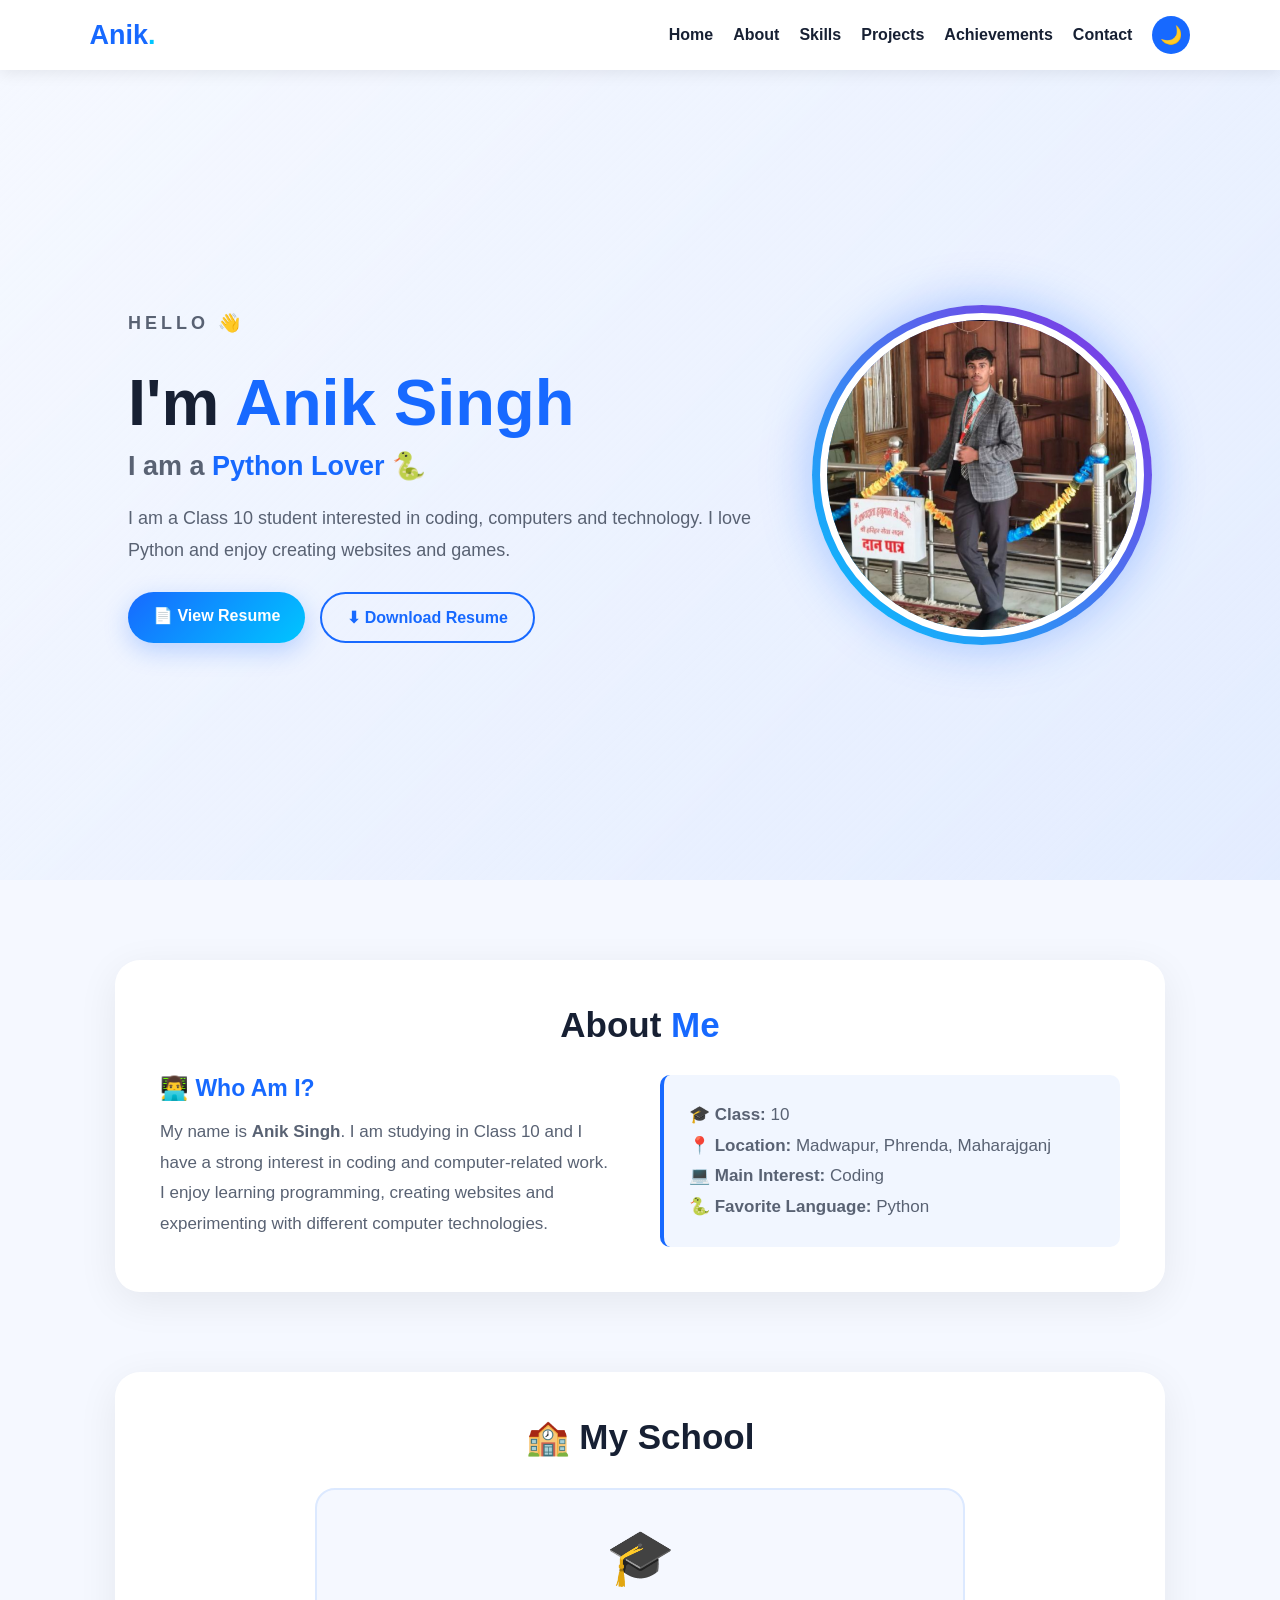
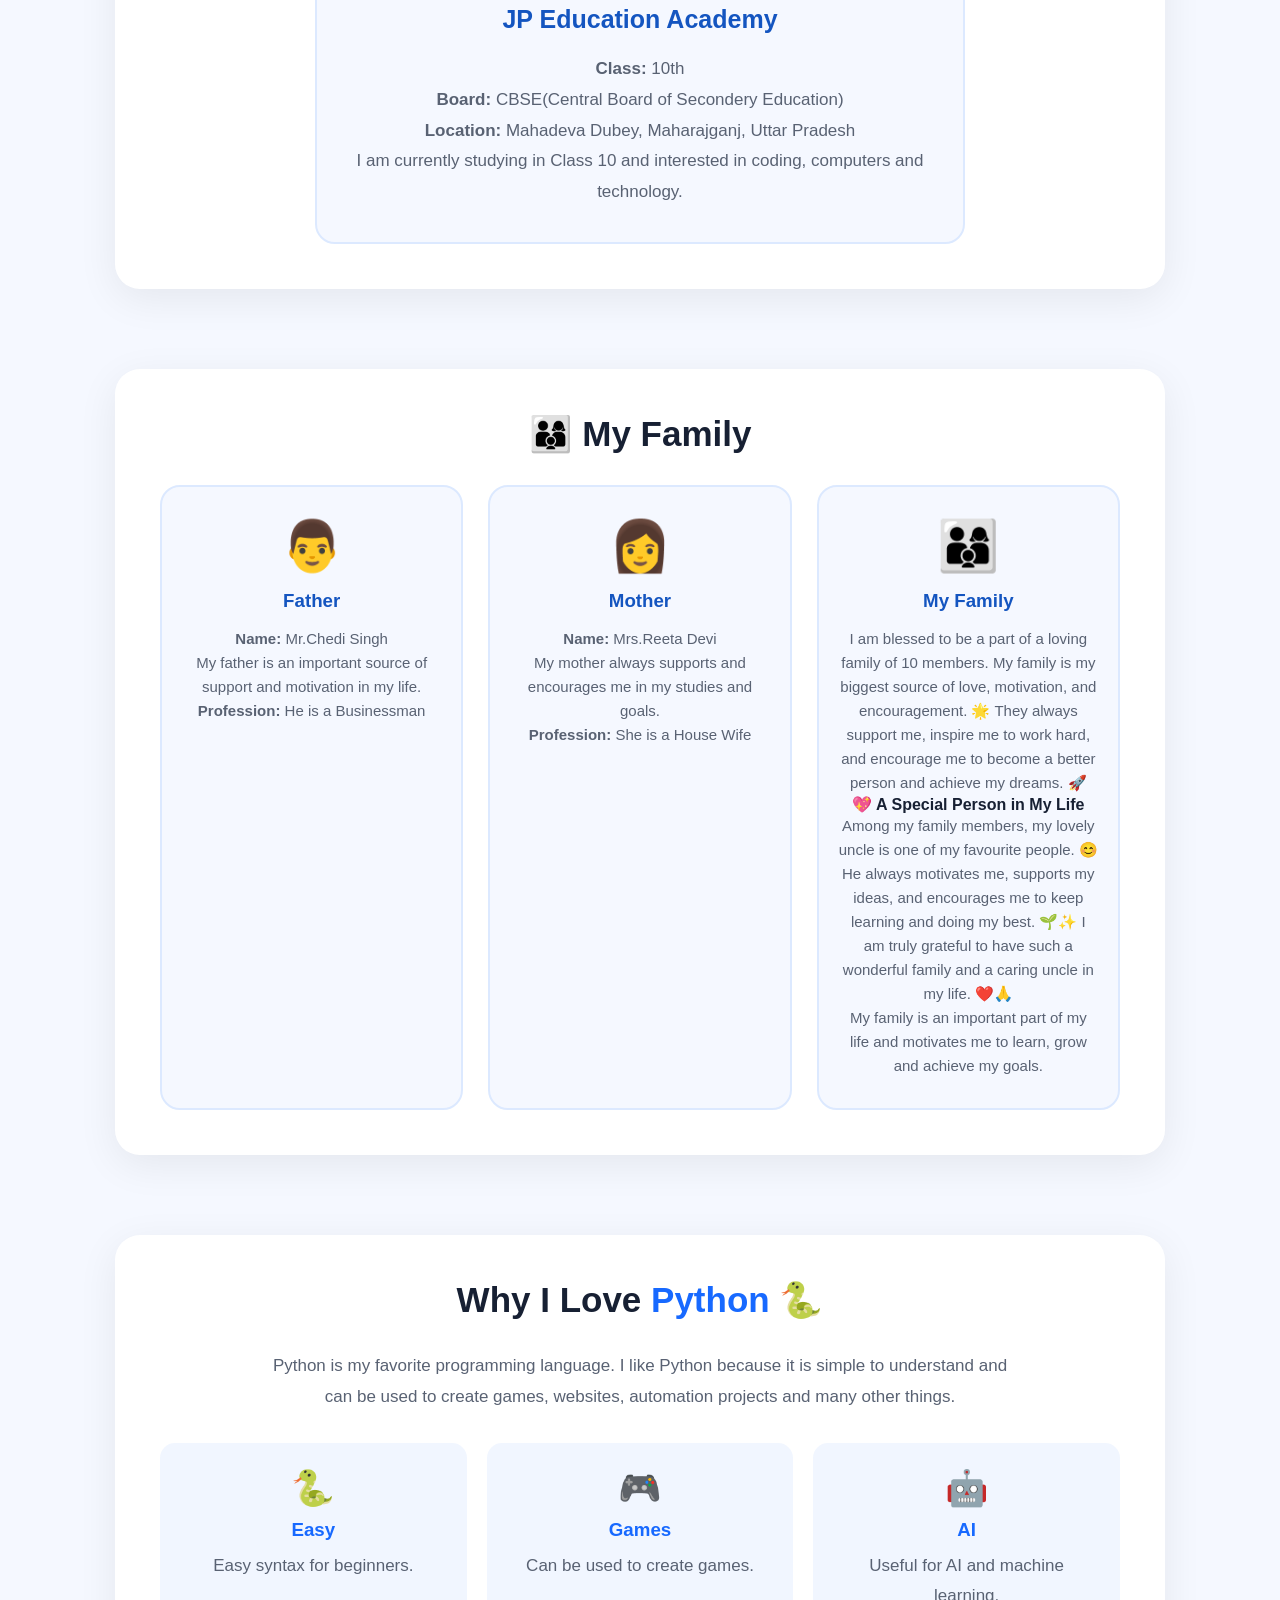
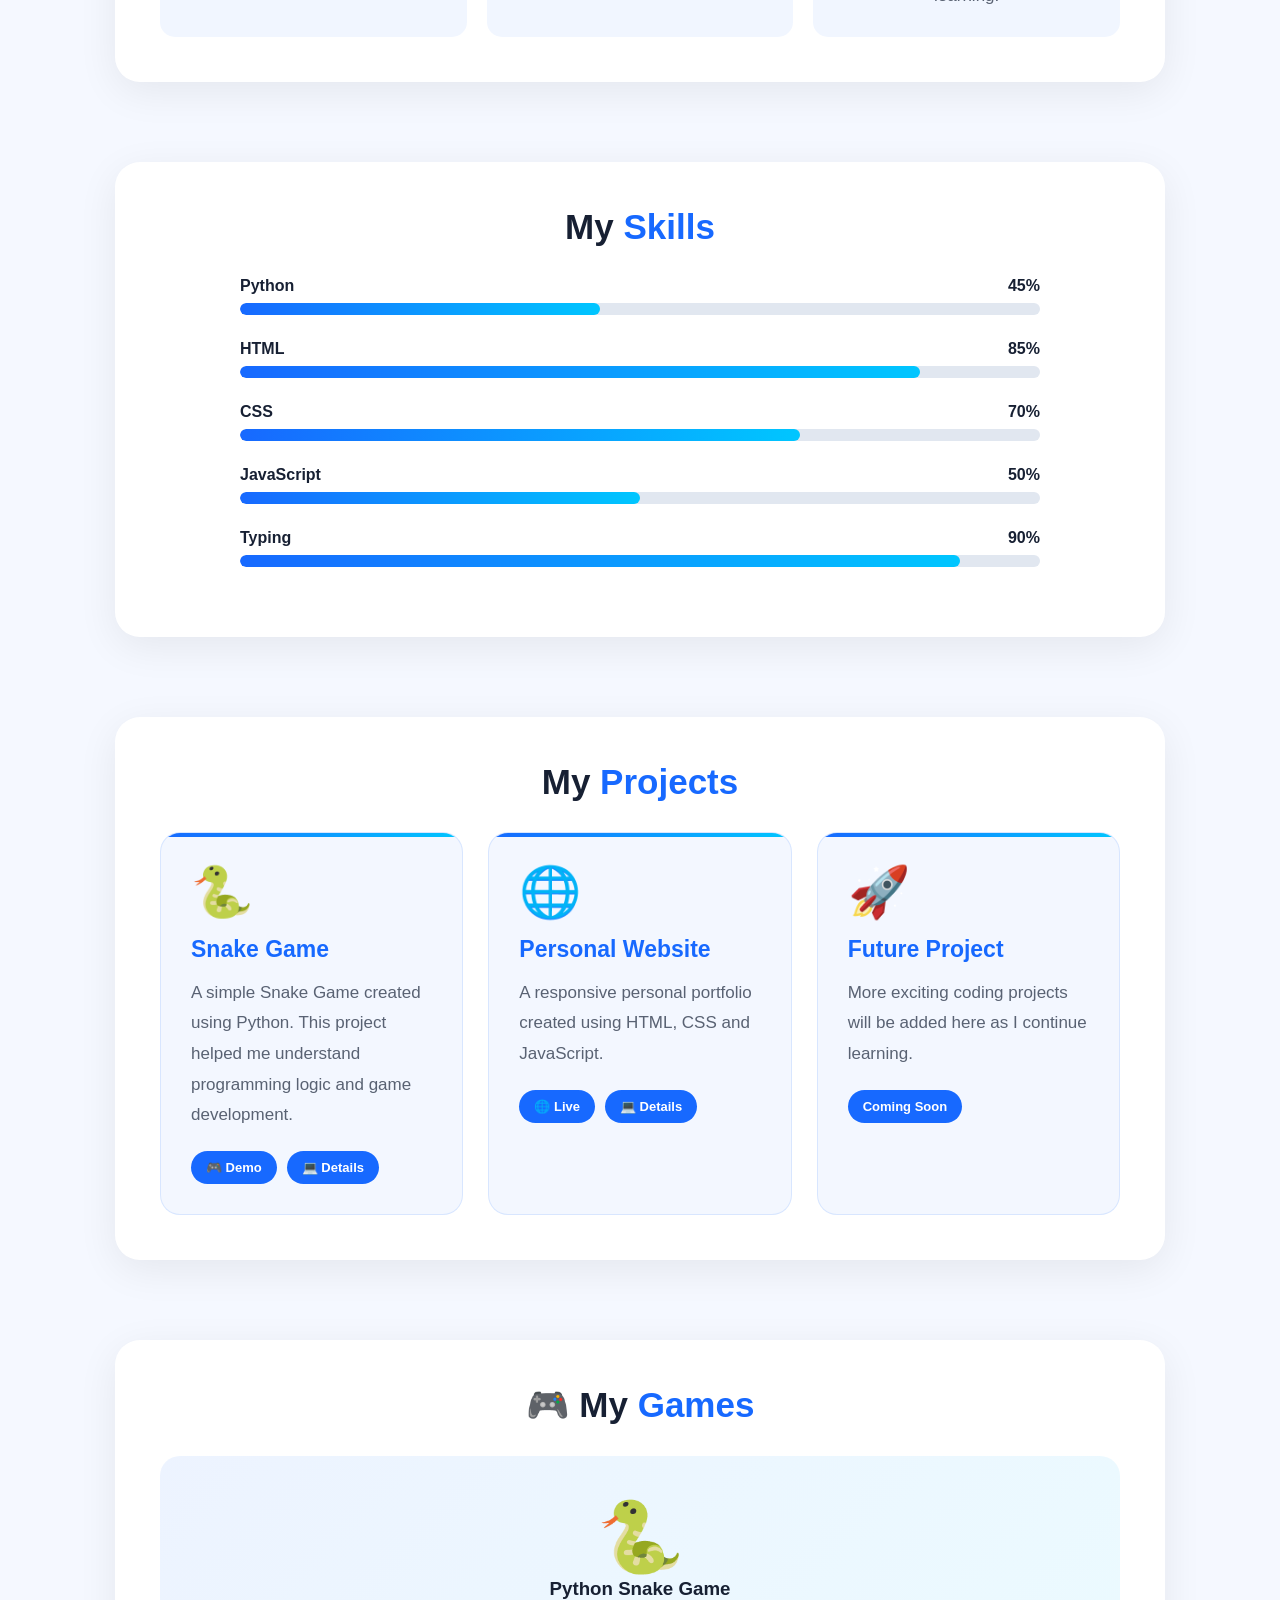
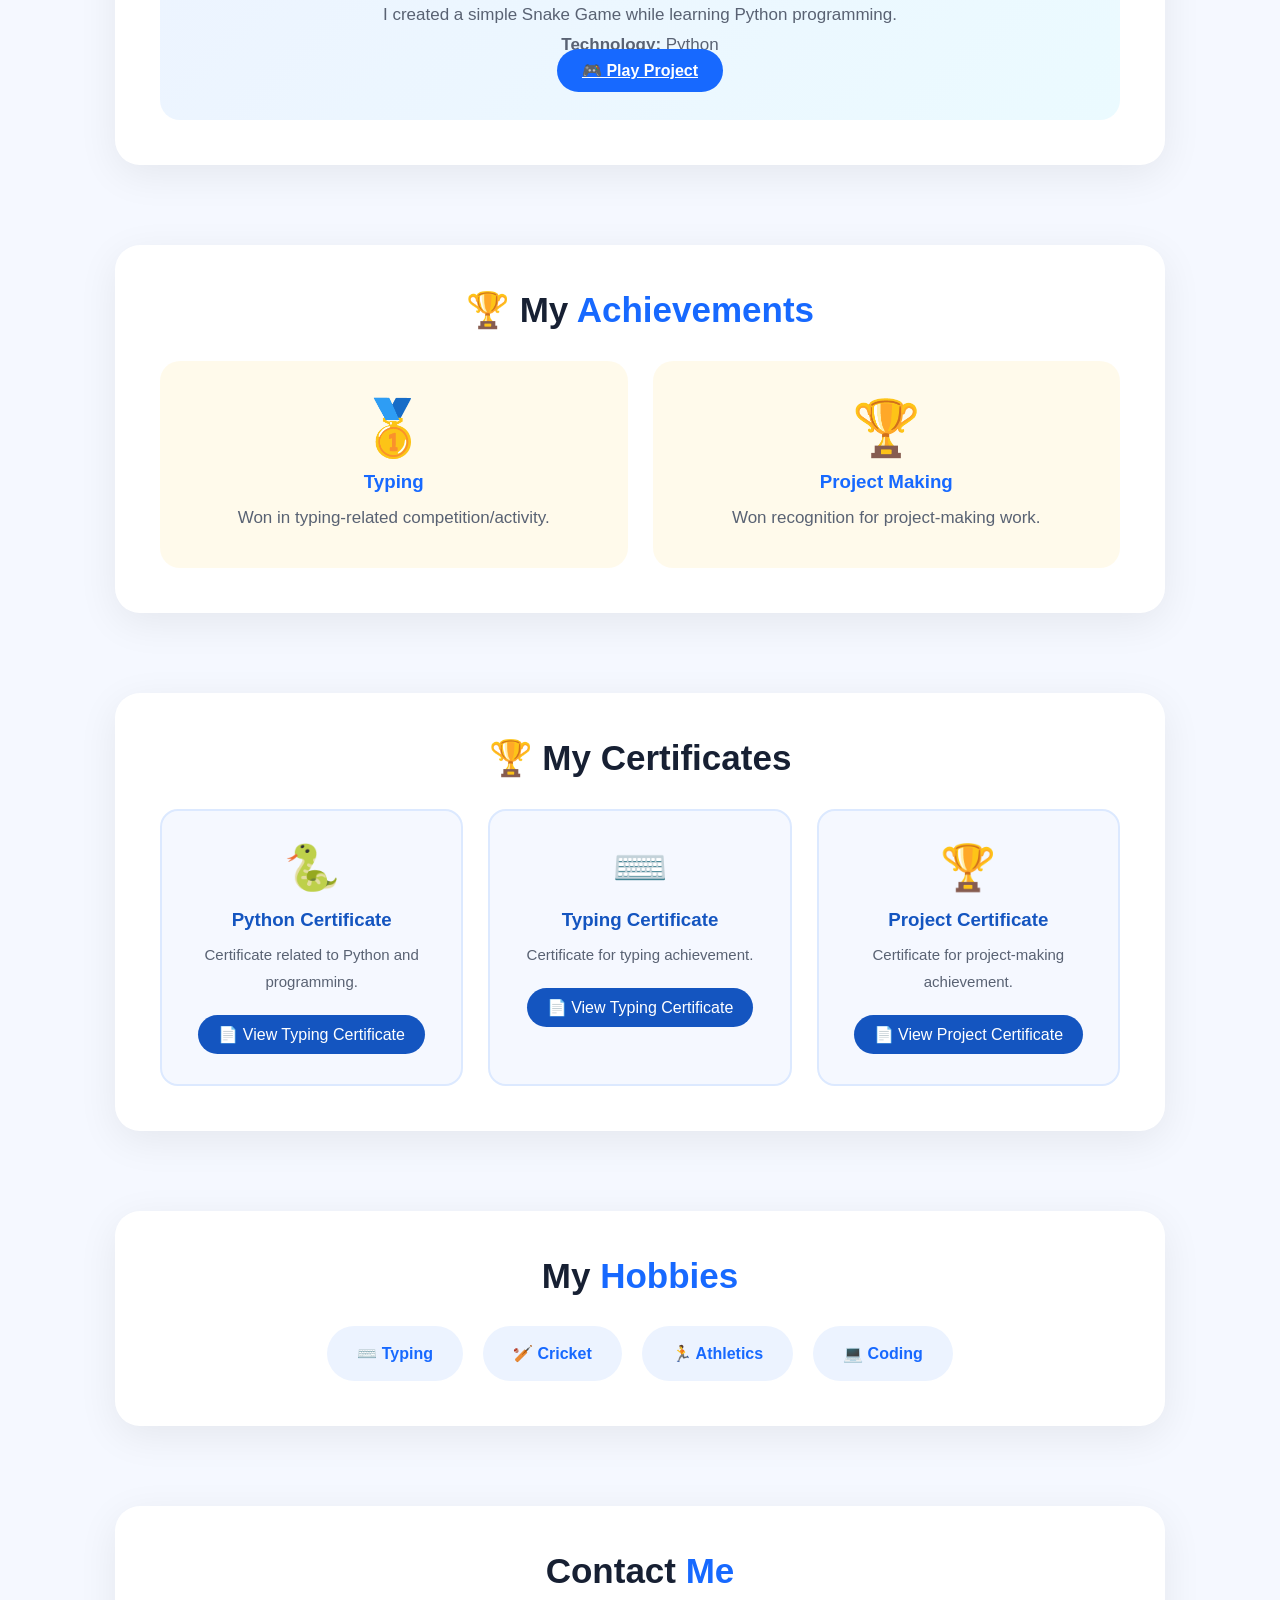
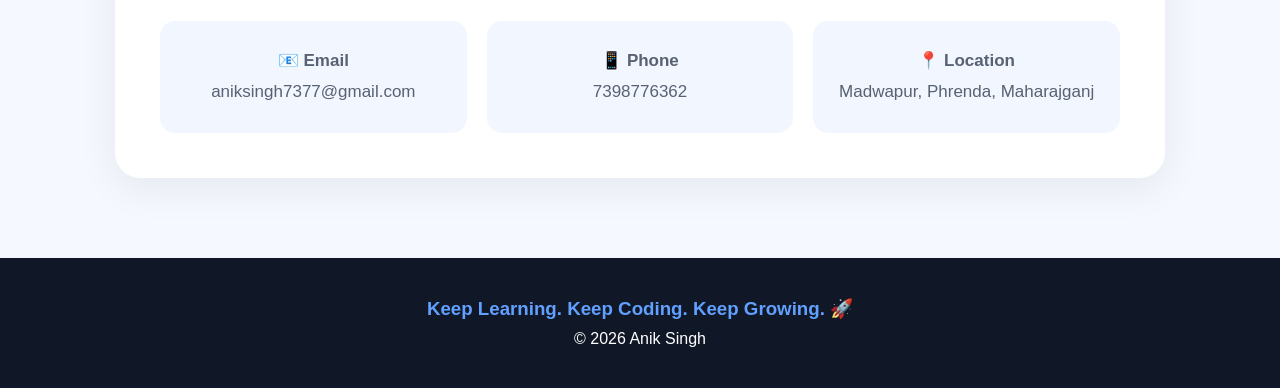
<file: index.html>
<!DOCTYPE html>
<html lang="en">

<head>
    <meta charset="UTF-8">
    <meta name="viewport" content="width=device-width, initial-scale=1.0">

    <title>Anik Singh | Portfolio</title>

    <link rel="stylesheet" href="style.css">
</head>

<body>

    <!-- Animated Background -->
    <div class="particles">
        <span></span>
        <span></span>
        <span></span>
        <span></span>
        <span></span>
        <span></span>
        <span></span>
        <span></span>
    </div>


    <!-- Navigation -->
    <nav>

        <div class="logo">
            Anik<span>.</span>
        </div>

        <div class="nav-links">

            <a href="#home">Home</a>
            <a href="#about">About</a>
            <a href="#skills">Skills</a>
            <a href="#projects">Projects</a>
            <a href="#achievements">Achievements</a>
            <a href="#contact">Contact</a>

            <button id="darkMode">
                🌙
            </button>

        </div>

    </nav>


    <!-- HERO -->
    <section id="home" class="hero">

        <div class="hero-text">

            <p class="hello">HELLO 👋</p>

            <h1>
                I'm <span>Anik Singh</span>
            </h1>

            <h2>
                I am a <span id="typing"></span>
            </h2>

            <p>
                I am a Class 10 student interested in coding,
                computers and technology. I love Python and
                enjoy creating websites and games.
            </p>


            <div class="hero-buttons">

                <a href="Resume.pdf"
                   target="_blank"
                   class="btn">
                    📄 View Resume
                </a>

                <a href="resume.pdf"
                   download
                   class="btn second">
                    ⬇ Download Resume
                </a>

            </div>

        </div>


        <!-- PHOTO -->

        <div class="photo-container">

            <div class="photo-glow">

                <img src="WhatsApp Image 2026-08-15 at 7.48.05 PM.jpeg"
                     alt="Anik Singh">

            </div>

        </div>

    </section>



    <!-- ABOUT -->

    <section id="about" class="section reveal">

        <h2>About <span>Me</span></h2>

        <div class="about-box">

            <div>

                <h3>👨‍💻 Who Am I?</h3>

                <p>
                    My name is <b>Anik Singh</b>.
                    I am studying in Class 10 and I have
                    a strong interest in coding and
                    computer-related work.
                </p>

                <p>
                    I enjoy learning programming,
                    creating websites and experimenting
                    with different computer technologies.
                </p>

            </div>


            <div class="about-info">

                <p><b>🎓 Class:</b> 10</p>

                <p><b>📍 Location:</b>
                    Madwapur, Phrenda, Maharajganj
                </p>

                <p><b>💻 Main Interest:</b>
                    Coding
                </p>

                <p><b>🐍 Favorite Language:</b>
                    Python
                </p>

            </div>

        </div>

    </section>

    <!-- School Details -->

<section id="school" class="section">

    <h2>🏫 My School</h2>

    <div class="school-card">

        <div class="school-icon">🎓</div>

        <h3>JP Education Academy</h3>

        <p>
            <strong>Class:</strong> 10th
        </p>

        <p>
            <strong>Board:</strong> CBSE(Central Board of Secondery Education)
        </p>

        <p>
            <strong>Location:</strong> Mahadeva Dubey, Maharajganj, Uttar Pradesh
        </p>

        <p>
            I am currently studying in Class 10 and
            interested in coding, computers and technology.
        </p>

    </div>

</section>

    <!-- Family Details -->

<section id="family" class="section">

    <h2>👨‍👩‍👦 My Family</h2>

    <div class="family-container">

        <div class="family-card">

            <div class="family-icon">👨</div>

            <h3>Father</h3>

            <p>
                <strong>Name:</strong> Mr.Chedi Singh
            </p>

            <p>
                My father is an important source
                of support and motivation in my life.
            </p>


            <P> 
                <strong>Profession:</strong> He is a Businessman 
            </P>

        </div>


        <div class="family-card">

            <div class="family-icon">👩</div>

            <h3>Mother</h3>

            <p>
                <strong>Name:</strong> Mrs.Reeta Devi
            </p>

            <p>
                My mother always supports and
                encourages me in my studies and goals.
            </p>
            

            <p>
                <strong>Profession:</strong> She is a House Wife
            </p>

        </div>


        <div class="family-card">

            <div class="family-icon">👨‍👩‍👦</div>

            <h3>My Family</h3>

            <P>
                I am blessed to be a part of a loving family of 10 members.
                My family is my biggest source of love, motivation, and encouragement.
                🌟 They always support me, inspire me to work hard, and 
                encourage me to become a better person and achieve my dreams. 🚀</P>

<strong>💖 A Special Person in My Life</strong>
               
            <p> Among my family members,
                my lovely uncle is one of my favourite people.
                😊 He always motivates me, supports my ideas, 
                and encourages me to keep learning and doing my best. 
                🌱✨ I am truly grateful to have such 
                a wonderful family and a caring uncle in my life. ❤️🙏</p>

           
            <p>
                My family is an important part of
                my life and motivates me to learn,
                grow and achieve my goals.
            </p>

        </div>

    </div>

</section>



    <!-- WHY PYTHON -->

    <section class="section python-section reveal">

        <h2>Why I Love <span>Python 🐍</span></h2>

        <p class="center-text">

            Python is my favorite programming language.
            I like Python because it is simple to understand
            and can be used to create games, websites,
            automation projects and many other things.

        </p>

        <div class="python-cards">

            <div class="mini-card">
                🐍
                <h3>Easy</h3>
                <p>Easy syntax for beginners.</p>
            </div>

            <div class="mini-card">
                🎮
                <h3>Games</h3>
                <p>Can be used to create games.</p>
            </div>

            <div class="mini-card">
                🤖
                <h3>AI</h3>
                <p>Useful for AI and machine learning.</p>
            </div>

        </div>

    </section>



    <!-- SKILLS -->

    <section id="skills" class="section reveal">

        <h2>My <span>Skills</span></h2>


        <div class="skill-box">

            <div class="skill">

                <div class="skill-name">
                    <span>Python</span>
                    <span>45%</span>
                </div>

                <div class="progress">
                    <div class="progress-bar python"></div>
                </div>

            </div>


            <div class="skill">

                <div class="skill-name">
                    <span>HTML</span>
                    <span>85%</span>
                </div>

                <div class="progress">
                    <div class="progress-bar html"></div>
                </div>

            </div>


            <div class="skill">

                <div class="skill-name">
                    <span>CSS</span>
                    <span>70%</span>
                </div>

                <div class="progress">
                    <div class="progress-bar css"></div>
                </div>

            </div>


            <div class="skill">

                <div class="skill-name">
                    <span>JavaScript</span>
                    <span>50%</span>
                </div>

                <div class="progress">
                    <div class="progress-bar javascript"></div>
                </div>

            </div>


            <div class="skill">

                <div class="skill-name">
                    <span>Typing</span>
                    <span>90%</span>
                </div>

                <div class="progress">
                    <div class="progress-bar typing"></div>
                </div>

            </div>

        </div>

    </section>



    <!-- PROJECTS -->

    <section id="projects" class="section reveal">

        <h2>My <span>Projects</span></h2>


        <div class="project-container">


            <!-- Snake -->

            <div class="project-card">

                <div class="project-icon">
                    🐍
                </div>

                <h3>Snake Game</h3>

                <p>
                    A simple Snake Game created using
                    Python. This project helped me understand
                    programming logic and game development.
                </p>

                <div class="project-buttons">

                    <a href="#games"
                       class="small-btn">
                        🎮 Demo
                    </a>

                    <a href="#contact"
                       class="small-btn">
                        💻 Details
                    </a>

                </div>

            </div>


            <!-- Website -->

            <div class="project-card">

                <div class="project-icon">
                    🌐
                </div>

                <h3>Personal Website</h3>

                <p>
                    A responsive personal portfolio created
                    using HTML, CSS and JavaScript.
                </p>

                <div class="project-buttons">

                    <a href="#home"
                       class="small-btn">
                        🌐 Live
                    </a>

                    <a href="#contact"
                       class="small-btn">
                        💻 Details
                    </a>

                </div>

            </div>


            <!-- Future Project -->

            <div class="project-card">

                <div class="project-icon">
                    🚀
                </div>

                <h3>Future Project</h3>

                <p>
                    More exciting coding projects will be
                    added here as I continue learning.
                </p>

                <div class="project-buttons">

                    <a href="#contact"
                       class="small-btn">
                        Coming Soon
                    </a>

                </div>

            </div>

        </div>

    </section>



    <!-- GAMES -->

    <section id="games" class="section reveal">

        <h2>🎮 My <span>Games</span></h2>

        <div class="game-box">

            <div class="game-icon">
                🐍
            </div>

            <h3>Python Snake Game</h3>

            <p>
                I created a simple Snake Game while learning
                Python programming.
            </p>

            <p>
                <b>Technology:</b> Python
            </p>

            <a href="snake.html" class="game-button">
                🎮 Play Project
            </a>
        

        </div>

    </section>



    <!-- ACHIEVEMENTS -->

    <section id="achievements"
             class="section reveal">

        <h2>🏆 My <span>Achievements</span></h2>


        <div class="achievement-container">

            <div class="achievement-card">

                <div>
                    🥇
                </div>

                <h3>Typing</h3>

                <p>
                    Won in typing-related competition/activity.
                </p>

            </div>


            <div class="achievement-card">

                <div>
                    🏆
                </div>

                <h3>Project Making</h3>

                <p>
                    Won recognition for project-making work.
                </p>

            </div>

        </div>

    </section>



    <!-- Certificates -->

<section id="certificates" class="section">

    <h2>🏆 My Certificates</h2>

    <div class="certificate-container">

        <div class="certificate-card">
            <div class="certificate-icon">🐍</div>

            <h3>Python Certificate</h3>

            <p>
                Certificate related to Python and programming.
            </p>

           <a href="./Python_Certificate.pdf"
   target="_blank"
   class="certificate-button">
    📄 View Typing Certificate
</a>
            
        </div>


        <div class="certificate-card">
            <div class="certificate-icon">⌨️</div>

            <h3>Typing Certificate</h3>

            <p>
                Certificate for typing achievement.
            </p>

            <a href="./Typing certificate.pdf"
   target="_blank"
   class="certificate-button">
    📄 View Typing Certificate
</a>
        </div>


        <div class="certificate-card">
            <div class="certificate-icon">🏆</div>

            <h3>Project Certificate</h3>

            <p>
                Certificate for project-making achievement.
            </p>

           <a href="./A_Project.pdf"
   target="_blank"
   class="certificate-button">
    📄 View Project Certificate
</a>
        </div>

    </div>

</section>



    <!-- HOBBIES -->

    <section class="section reveal">

        <h2>My <span>Hobbies</span></h2>

        <div class="hobbies">

            <div>⌨️ Typing</div>

            <div>🏏 Cricket</div>

            <div>🏃 Athletics</div>

            <div>💻 Coding</div>

        </div>

    </section>



    <!-- CONTACT -->

    <section id="contact"
             class="section contact reveal">

        <h2>Contact <span>Me</span></h2>

        <div class="contact-box">

            <p>
                📧
                <b>Email</b><br>
                aniksingh7377@gmail.com
            </p>

            <p>
                📱
                <b>Phone</b><br>
                7398776362
            </p>

            <p>
                📍
                <b>Location</b><br>
                Madwapur, Phrenda, Maharajganj
            </p>

        </div>

    </section>



    <!-- FOOTER -->

    <footer>

        <h3>
            Keep Learning. Keep Coding. Keep Growing. 🚀
        </h3>

        <p>
            © 2026 Anik Singh
        </p>

    </footer>



    <!-- Back To Top -->

    <button id="topButton">
        ↑
    </button>


    <script src="script.js"></script>

</body>

</html>
</file>
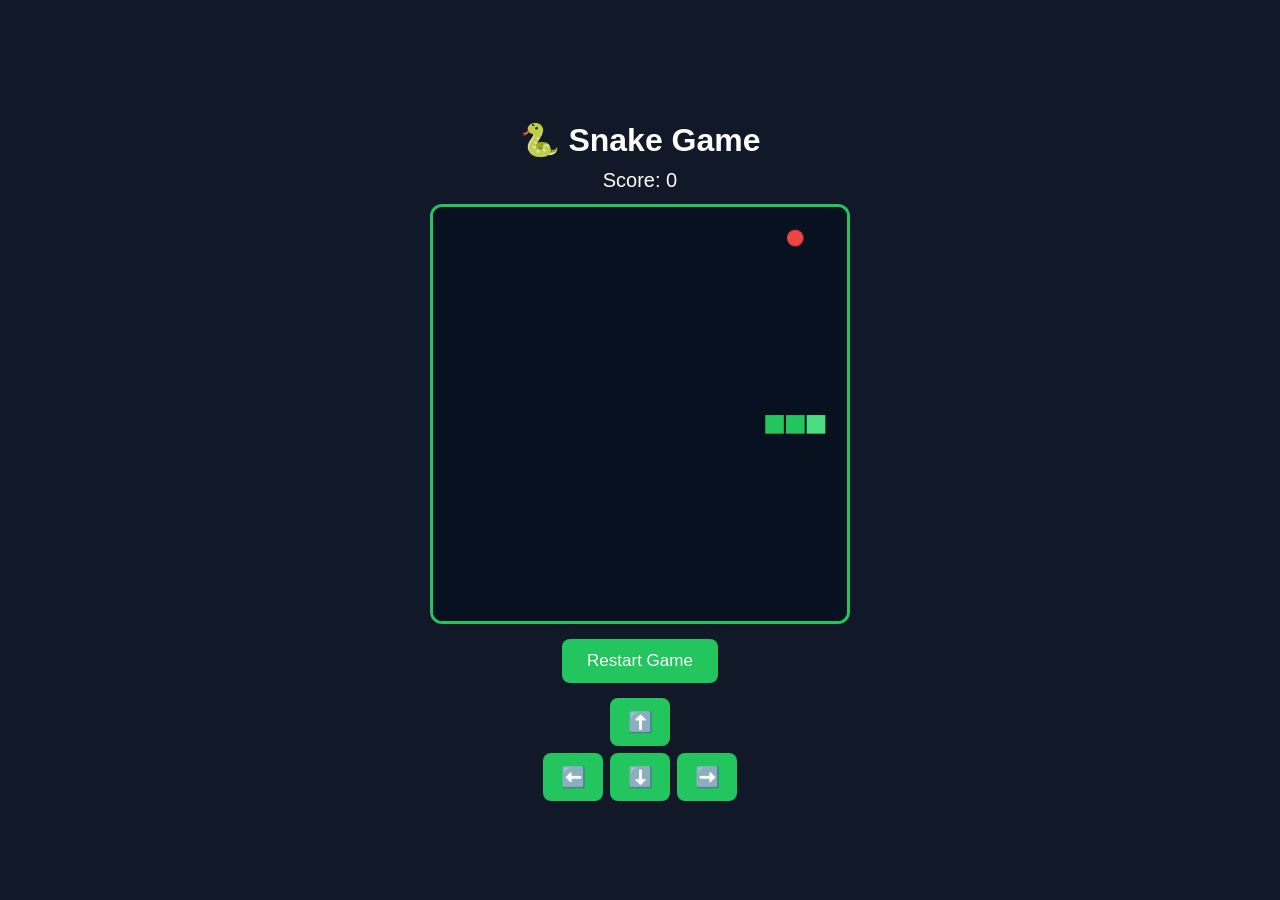
<file: snake.html>
<!DOCTYPE html>
<html lang="en">
<head>
  <meta charset="UTF-8">
  <meta name="viewport" content="width=device-width, initial-scale=1.0">
  <title>Anik's Snake Game</title>

  <style>
    * {
      box-sizing: border-box;
    }

    body {
      margin: 0;
      min-height: 100vh;
      display: flex;
      justify-content: center;
      align-items: center;
      background: #111827;
      font-family: Arial, sans-serif;
      color: white;
    }

    .game-box {
      text-align: center;
      width: min(95vw, 500px);
    }

    h1 {
      margin-bottom: 10px;
    }

    #score {
      font-size: 20px;
      margin-bottom: 12px;
    }

    canvas {
      width: 100%;
      max-width: 420px;
      aspect-ratio: 1;
      background: #07111f;
      border: 3px solid #22c55e;
      border-radius: 12px;
      display: block;
      margin: auto;
    }

    button {
      margin-top: 15px;
      padding: 12px 25px;
      border: none;
      border-radius: 8px;
      background: #22c55e;
      color: white;
      font-size: 17px;
      cursor: pointer;
    }

    button:hover {
      opacity: 0.85;
    }

    .controls {
      margin-top: 15px;
      display: grid;
      grid-template-columns: repeat(3, 60px);
      justify-content: center;
      gap: 7px;
    }

    .controls button {
      margin: 0;
      padding: 12px;
      font-size: 20px;
    }

    .empty {
      visibility: hidden;
    }
  </style>
</head>

<body>

  <div class="game-box">
    <h1>🐍 Snake Game</h1>

    <div id="score">Score: 0</div>

    <canvas id="game" width="400" height="400"></canvas>

    <button onclick="restartGame()">Restart Game</button>

    <div class="controls">
      <button class="empty"></button>
      <button onclick="changeDirection('up')">⬆️</button>
      <button class="empty"></button>

      <button onclick="changeDirection('left')">⬅️</button>
      <button onclick="changeDirection('down')">⬇️</button>
      <button onclick="changeDirection('right')">➡️</button>
    </div>
  </div>

  <script>
    const canvas = document.getElementById("game");
    const ctx = canvas.getContext("2d");

    const grid = 20;
    const size = canvas.width / grid;

    let snake;
    let food;
    let direction;
    let nextDirection;
    let score;
    let gameOver;
    let gameLoop;

    function restartGame() {
      snake = [
        { x: 10, y: 10 },
        { x: 9, y: 10 },
        { x: 8, y: 10 }
      ];

      food = createFood();
      direction = "right";
      nextDirection = "right";
      score = 0;
      gameOver = false;

      document.getElementById("score").textContent = "Score: 0";

      clearInterval(gameLoop);
      gameLoop = setInterval(updateGame, 120);

      drawGame();
    }

    function createFood() {
      let newFood;

      do {
        newFood = {
          x: Math.floor(Math.random() * grid),
          y: Math.floor(Math.random() * grid)
        };
      } while (
        snake &&
        snake.some(part => part.x === newFood.x && part.y === newFood.y)
      );

      return newFood;
    }

    function changeDirection(newDirection) {
      if (newDirection === "up" && direction !== "down") {
        nextDirection = "up";
      }

      if (newDirection === "down" && direction !== "up") {
        nextDirection = "down";
      }

      if (newDirection === "left" && direction !== "right") {
        nextDirection = "left";
      }

      if (newDirection === "right" && direction !== "left") {
        nextDirection = "right";
      }
    }

    document.addEventListener("keydown", function(event) {
      if (event.key === "ArrowUp") changeDirection("up");
      if (event.key === "ArrowDown") changeDirection("down");
      if (event.key === "ArrowLeft") changeDirection("left");
      if (event.key === "ArrowRight") changeDirection("right");
    });

    function updateGame() {
      if (gameOver) return;

      direction = nextDirection;

      let head = { ...snake[0] };

      if (direction === "up") head.y--;
      if (direction === "down") head.y++;
      if (direction === "left") head.x--;
      if (direction === "right") head.x++;

      // Wall collision
      if (
        head.x < 0 ||
        head.x >= grid ||
        head.y < 0 ||
        head.y >= grid
      ) {
        endGame();
        return;
      }

      // Self collision
      if (
        snake.some(part => part.x === head.x && part.y === head.y)
      ) {
        endGame();
        return;
      }

      snake.unshift(head);

      // Food
      if (head.x === food.x && head.y === food.y) {
        score++;
        document.getElementById("score").textContent =
          "Score: " + score;

        food = createFood();
      } else {
        snake.pop();
      }

      drawGame();
    }

    function drawGame() {
      ctx.fillStyle = "#07111f";
      ctx.fillRect(0, 0, canvas.width, canvas.height);

      // Food
      ctx.fillStyle = "#ef4444";
      ctx.beginPath();
      ctx.arc(
        food.x * grid + grid / 2,
        food.y * grid + grid / 2,
        grid / 2 - 2,
        0,
        Math.PI * 2
      );
      ctx.fill();

      // Snake
      snake.forEach((part, index) => {
        ctx.fillStyle = index === 0 ? "#4ade80" : "#22c55e";

        ctx.fillRect(
          part.x * grid + 1,
          part.y * grid + 1,
          grid - 2,
          grid - 2
        );
      });
    }

    function endGame() {
      gameOver = true;
      clearInterval(gameLoop);

      ctx.fillStyle = "rgba(0,0,0,0.7)";
      ctx.fillRect(0, 0, canvas.width, canvas.height);

      ctx.fillStyle = "white";
      ctx.font = "bold 32px Arial";
      ctx.textAlign = "center";
      ctx.fillText(
        "Game Over!",
        canvas.width / 2,
        canvas.height / 2 - 10
      );

      ctx.font = "20px Arial";
      ctx.fillText(
        "Score: " + score,
        canvas.width / 2,
        canvas.height / 2 + 30
      );
    }

    restartGame();
  </script>

</body>
</html>
</file>
<file: style.css>
* {
    margin: 0;
    padding: 0;
    box-sizing: border-box;
    scroll-behavior: smooth;
}

:root {
    --primary: #1769ff;
    --secondary: #00c6ff;
    --bg: #f5f8ff;
    --card: white;
    --text: #172033;
    --muted: #596273;
}

body.dark {
    --bg: #0b1120;
    --card: #111a2e;
    --text: #f5f7ff;
    --muted: #b8c0d0;
}

body {
    font-family: Arial, sans-serif;

    background: var(--bg);

    color: var(--text);

    transition: 0.4s;

    overflow-x: hidden;
}


/* NAVIGATION */

nav {

    height: 70px;

    display: flex;

    align-items: center;

    justify-content: space-between;

    padding: 0 7%;

    background: var(--card);

    position: sticky;

    top: 0;

    z-index: 1000;

    box-shadow:
        0 3px 15px rgba(0,0,0,0.08);
}


.logo {

    font-size: 27px;

    font-weight: bold;

    color: var(--primary);
}


.logo span {
    color: var(--secondary);
}


.nav-links {

    display: flex;

    align-items: center;

    gap: 20px;
}


.nav-links a {

    color: var(--text);

    text-decoration: none;

    font-weight: bold;

    transition: 0.3s;
}


.nav-links a:hover {

    color: var(--primary);

    transform: translateY(-2px);
}


#darkMode {

    border: none;

    background: var(--primary);

    color: white;

    width: 38px;

    height: 38px;

    border-radius: 50%;

    cursor: pointer;

    font-size: 18px;

    transition: 0.3s;
}


#darkMode:hover {

    transform: rotate(20deg) scale(1.1);
}



/* HERO */

.hero {

    min-height: 90vh;

    display: flex;

    align-items: center;

    justify-content: space-between;

    padding: 70px 10%;

    position: relative;

    overflow: hidden;

    background:
        linear-gradient(
            135deg,
            var(--bg),
            rgba(23,105,255,0.08)
        );
}


.hero-text {

    max-width: 650px;

    animation: slideLeft 1s ease;
}


.hello {

    color: var(--primary);

    font-weight: bold;

    letter-spacing: 4px;

    margin-bottom: 10px;
}


.hero h1 {

    font-size: 65px;

    margin-bottom: 10px;
}


.hero h1 span {

    color: var(--primary);

}


.hero h2 {

    font-size: 27px;

    margin-bottom: 20px;

    color: var(--muted);
}


.hero h2 span {

    color: var(--primary);
}


.hero p {

    font-size: 18px;

    line-height: 1.8;

    color: var(--muted);

    margin-bottom: 25px;
}


/* BUTTONS */

.hero-buttons {

    display: flex;

    gap: 15px;

    flex-wrap: wrap;
}


.btn {

    display: inline-block;

    padding: 14px 25px;

    border-radius: 30px;

    text-decoration: none;

    font-weight: bold;

    color: white;

    background:
        linear-gradient(
            135deg,
            var(--primary),
            var(--secondary)
        );

    box-shadow:
        0 8px 25px rgba(23,105,255,0.25);

    transition: 0.3s;
}


.btn:hover {

    transform: translateY(-5px);

    box-shadow:
        0 15px 30px rgba(23,105,255,0.35);
}


.btn.second {

    background: transparent;

    color: var(--primary);

    border: 2px solid var(--primary);

    box-shadow: none;
}



/* PHOTO */

.photo-container {

    animation: float 3s ease-in-out infinite;

    position: relative;
}


.photo-glow {

    width: 340px;

    height: 340px;

    padding: 8px;

    border-radius: 50%;

    background:
        linear-gradient(
            45deg,
            var(--primary),
            var(--secondary),
            #8a2be2,
            var(--primary)
        );

    background-size: 300% 300%;

    animation: gradient 5s ease infinite;

    box-shadow:
        0 0 50px rgba(23,105,255,0.35);
}


.photo-glow img {

    width: 100%;

    height: 100%;

    object-fit: cover;

    border-radius: 50%;

    border: 7px solid white;
}



/* SECTIONS */

.section {

    max-width: 1050px;

    margin: 80px auto;

    padding: 45px;

    background: var(--card);

    border-radius: 25px;

    box-shadow:
        0 10px 40px rgba(0,0,0,0.07);

    position: relative;
}


.section h2 {

    text-align: center;

    font-size: 35px;

    margin-bottom: 30px;
}


.section h2 span {

    color: var(--primary);
}


.section p {

    color: var(--muted);

    font-size: 17px;

    line-height: 1.8;
}


.center-text {

    text-align: center;

    max-width: 750px;

    margin: auto;
}



/* ABOUT */

.about-box {

    display: grid;

    grid-template-columns: 1fr 1fr;

    gap: 40px;
}


.about-box h3 {

    color: var(--primary);

    margin-bottom: 15px;

    font-size: 23px;
}


.about-info {

    padding: 25px;

    border-left: 4px solid var(--primary);

    background:
        rgba(23,105,255,0.06);

    border-radius: 10px;
}

/* School */

.school-card {

    max-width: 650px;

    margin: auto;

    text-align: center;

    padding: 35px;

    background: #f5f8ff;

    border: 2px solid #dce9ff;

    border-radius: 20px;

    transition: 0.4s;

}

.school-card:hover {

    transform: translateY(-8px);

    box-shadow:
        0 15px 30px rgba(0,0,0,0.10);

}

.school-icon {

    font-size: 55px;

    margin-bottom: 15px;

}

.school-card h3 {

    color: #1455c0;

    font-size: 25px;

    margin-bottom: 20px;

}


/* Family */

.family-container {

    display: grid;

    grid-template-columns:
        repeat(3, 1fr);

    gap: 25px;

}


.family-card {

    text-align: center;

    padding: 30px 20px;

    background: #f5f8ff;

    border: 2px solid #dce9ff;

    border-radius: 20px;

    transition: 0.4s;

}


.family-card:hover {

    transform: translateY(-10px);

    box-shadow:
        0 15px 30px rgba(0,0,0,0.12);

}


.family-icon {

    font-size: 50px;

    margin-bottom: 15px;

}


.family-card h3 {

    color: #1455c0;

    margin-bottom: 15px;

}


.family-card p {

    font-size: 15px;

    line-height: 1.6;

}


/* Mobile */

@media (max-width: 768px) {

    .family-container {

        grid-template-columns: 1fr;

    }

}


/* PYTHON */

.python-cards {

    display: grid;

    grid-template-columns:
        repeat(3,1fr);

    gap: 20px;

    margin-top: 30px;
}


.mini-card {

    padding: 25px;

    text-align: center;

    border-radius: 15px;

    background:
        rgba(23,105,255,0.06);

    transition: 0.3s;
}


.mini-card:hover {

    transform: translateY(-8px);

    box-shadow:
        0 12px 25px rgba(0,0,0,0.1);
}


.mini-card:first-letter {

    font-size: 35px;
}


.mini-card h3 {

    margin: 10px;

    color: var(--primary);
}



/* SKILLS */

.skill-box {

    max-width: 800px;

    margin: auto;
}


.skill {

    margin-bottom: 25px;
}


.skill-name {

    display: flex;

    justify-content: space-between;

    margin-bottom: 8px;

    font-weight: bold;
}


.progress {

    height: 12px;

    background: #e1e7f0;

    border-radius: 20px;

    overflow: hidden;
}


.progress-bar {

    height: 100%;

    border-radius: 20px;

    width: 0;

    background:
        linear-gradient(
            90deg,
            var(--primary),
            var(--secondary)
        );

    animation: progressAnimation 2s forwards;
}


.progress-bar.python {
    --width: 45%;
}

.progress-bar.html {
    --width: 85%;
}

.progress-bar.css {
    --width: 70%;
}

.progress-bar.javascript {
    --width: 50%;
}

.progress-bar.typing {
    --width: 90%;
}


@keyframes progressAnimation {

    to {
        width: var(--width);
    }

}



/* PROJECTS */

.project-container {

    display: grid;

    grid-template-columns:
        repeat(3,1fr);

    gap: 25px;
}


.project-card {

    padding: 30px;

    border-radius: 20px;

    background:
        rgba(23,105,255,0.05);

    border: 1px solid
        rgba(23,105,255,0.12);

    transition: 0.4s;

    position: relative;

    overflow: hidden;
}


.project-card::before {

    content: "";

    position: absolute;

    width: 100%;

    height: 4px;

    top: 0;

    left: 0;

    background:
        linear-gradient(
            90deg,
            var(--primary),
            var(--secondary)
        );
}


.project-card:hover {

    transform:
        translateY(-12px)
        scale(1.02);

    box-shadow:
        0 20px 40px rgba(0,0,0,0.12);
}


.project-icon {

    font-size: 50px;

    margin-bottom: 15px;
}


.project-card h3 {

    color: var(--primary);

    margin-bottom: 15px;

    font-size: 23px;
}


.project-buttons {

    display: flex;

    gap: 10px;

    margin-top: 20px;
}


.small-btn {

    text-decoration: none;

    padding: 9px 15px;

    border-radius: 20px;

    background: var(--primary);

    color: white;

    font-size: 13px;

    font-weight: bold;
}



/* GAME */

.game-box {

    text-align: center;

    padding: 40px;

    border-radius: 20px;

    background:
        linear-gradient(
            135deg,
            rgba(23,105,255,.08),
            rgba(0,198,255,.08)
        );
}


.game-icon {

    font-size: 70px;

    animation:
        bounce 1.5s infinite;
}


.game-button {

    margin-top: 20px;

    border: none;

    padding: 13px 25px;

    border-radius: 25px;

    background: var(--primary);

    color: white;

    cursor: pointer;

    font-weight: bold;

    font-size: 16px;
}



/* ACHIEVEMENTS */

.achievement-container {

    display: grid;

    grid-template-columns:
        repeat(2,1fr);

    gap: 25px;
}


.achievement-card {

    text-align: center;

    padding: 35px;

    border-radius: 20px;

    background:
        rgba(255,193,7,.08);

    transition: .3s;
}


.achievement-card:hover {

    transform: translateY(-8px);
}


.achievement-card div {

    font-size: 55px;

    margin-bottom: 10px;
}


.achievement-card h3 {

    color: var(--primary);

    margin-bottom: 10px;
}


/* Certificates */

.certificate-container {

    display: grid;

    grid-template-columns:
        repeat(3, 1fr);

    gap: 25px;
}


.certificate-card {

    text-align: center;

    padding: 30px 20px;

    background: #f5f8ff;

    border: 2px solid #dce9ff;

    border-radius: 18px;

    transition: 0.4s;

}


.certificate-card:hover {

    transform: translateY(-10px);

    box-shadow:
        0 15px 30px rgba(0,0,0,0.12);

}


.certificate-icon {

    font-size: 45px;

    margin-bottom: 15px;
}


.certificate-card h3 {

    color: #1455c0;

    margin-bottom: 10px;
}


.certificate-card p {

    font-size: 15px;

    margin-bottom: 20px;
}


.certificate-button {

    display: inline-block;

    padding: 10px 20px;

    background: #1455c0;

    color: white;

    text-decoration: none;

    border-radius: 20px;

    transition: 0.3s;

}


.certificate-button:hover {

    background: #0d3f91;

    transform: scale(1.05);
}


/* Mobile */

@media (max-width: 768px) {

    .certificate-container {

        grid-template-columns: 1fr;

    }

}



/* HOBBIES */

.hobbies {

    display: flex;

    flex-wrap: wrap;

    justify-content: center;

    gap: 20px;
}


.hobbies div {

    padding: 18px 30px;

    border-radius: 30px;

    background:
        rgba(23,105,255,.08);

    color: var(--primary);

    font-weight: bold;

    transition: .3s;
}


.hobbies div:hover {

    background: var(--primary);

    color: white;

    transform:
        translateY(-5px);
}



/* CONTACT */

.contact-box {

    display: grid;

    grid-template-columns:
        repeat(3,1fr);

    gap: 20px;

    text-align: center;
}


.contact-box p {

    padding: 25px;

    border-radius: 15px;

    background:
        rgba(23,105,255,.06);
}



/* FOOTER */

footer {

    text-align: center;

    padding: 40px;

    background: #101827;

    color: white;
}


footer h3 {

    margin-bottom: 10px;

    color: #61a0ff;
}



/* BACK TO TOP */

#topButton {

    position: fixed;

    right: 25px;

    bottom: 25px;

    width: 50px;

    height: 50px;

    border: none;

    border-radius: 50%;

    background: var(--primary);

    color: white;

    font-size: 25px;

    cursor: pointer;

    display: none;

    z-index: 999;

    box-shadow:
        0 5px 20px rgba(0,0,0,.2);
}



/* PARTICLES */

.particles span {

    position: fixed;

    width: 8px;

    height: 8px;

    background:
        var(--primary);

    border-radius: 50%;

    opacity: .15;

    animation:
        particleMove 15s linear infinite;

    z-index: -1;
}


.particles span:nth-child(1) {
    left: 10%;
    animation-delay: 0s;
}

.particles span:nth-child(2) {
    left: 20%;
    animation-delay: 2s;
}

.particles span:nth-child(3) {
    left: 40%;
    animation-delay: 4s;
}

.particles span:nth-child(4) {
    left: 60%;
    animation-delay: 1s;
}

.particles span:nth-child(5) {
    left: 75%;
    animation-delay: 3s;
}

.particles span:nth-child(6) {
    left: 85%;
    animation-delay: 6s;
}

.particles span:nth-child(7) {
    left: 30%;
    animation-delay: 8s;
}

.particles span:nth-child(8) {
    left: 90%;
    animation-delay: 10s;
}



/* ANIMATIONS */

@keyframes slideLeft {

    from {
        opacity: 0;
        transform:
            translateX(-60px);
    }

    to {
        opacity: 1;
        transform:
            translateX(0);
    }
}


@keyframes float {

    0%,100% {
        transform:
            translateY(0);
    }

    50% {
        transform:
            translateY(-15px);
    }
}


@keyframes gradient {

    0% {
        background-position: 0% 50%;
    }

    50% {
        background-position: 100% 50%;
    }

    100% {
        background-position: 0% 50%;
    }
}


@keyframes bounce {

    0%,100% {
        transform:
            translateY(0);
    }

    50% {
        transform:
            translateY(-15px);
    }
}


@keyframes particleMove {

    from {
        transform:
            translateY(110vh)
            rotate(0deg);
    }

    to {
        transform:
            translateY(-20vh)
            rotate(360deg);
    }
}



/* SCROLL REVEAL */

.reveal {

    opacity: 0;

    transform:
        translateY(50px);

    transition:
        opacity 1s,
        transform 1s;
}


.reveal.active {

    opacity: 1;

    transform:
        translateY(0);
}



/* MOBILE */

@media(max-width: 850px) {

    nav {

        padding: 0 4%;
    }


    .nav-links {

        gap: 8px;
    }


    .nav-links a {

        font-size: 11px;
    }


    .hero {

        flex-direction: column-reverse;

        text-align: center;

        padding:
            60px 5%;
    }


    .hero h1 {

        font-size: 45px;
    }


    .photo-glow {

        width: 260px;

        height: 260px;

        margin-bottom: 40px;
    }


    .about-box {

        grid-template-columns: 1fr;
    }


    .python-cards {

        grid-template-columns: 1fr;
    }


    .project-container {

        grid-template-columns: 1fr;
    }


    .achievement-container {

        grid-template-columns: 1fr;
    }


    .certificate-container {

        grid-template-columns: 1fr;
    }


    .contact-box {

        grid-template-columns: 1fr;
    }


    .section {

        margin:
            35px 15px;

        padding: 25px;
    }

}
</file>
